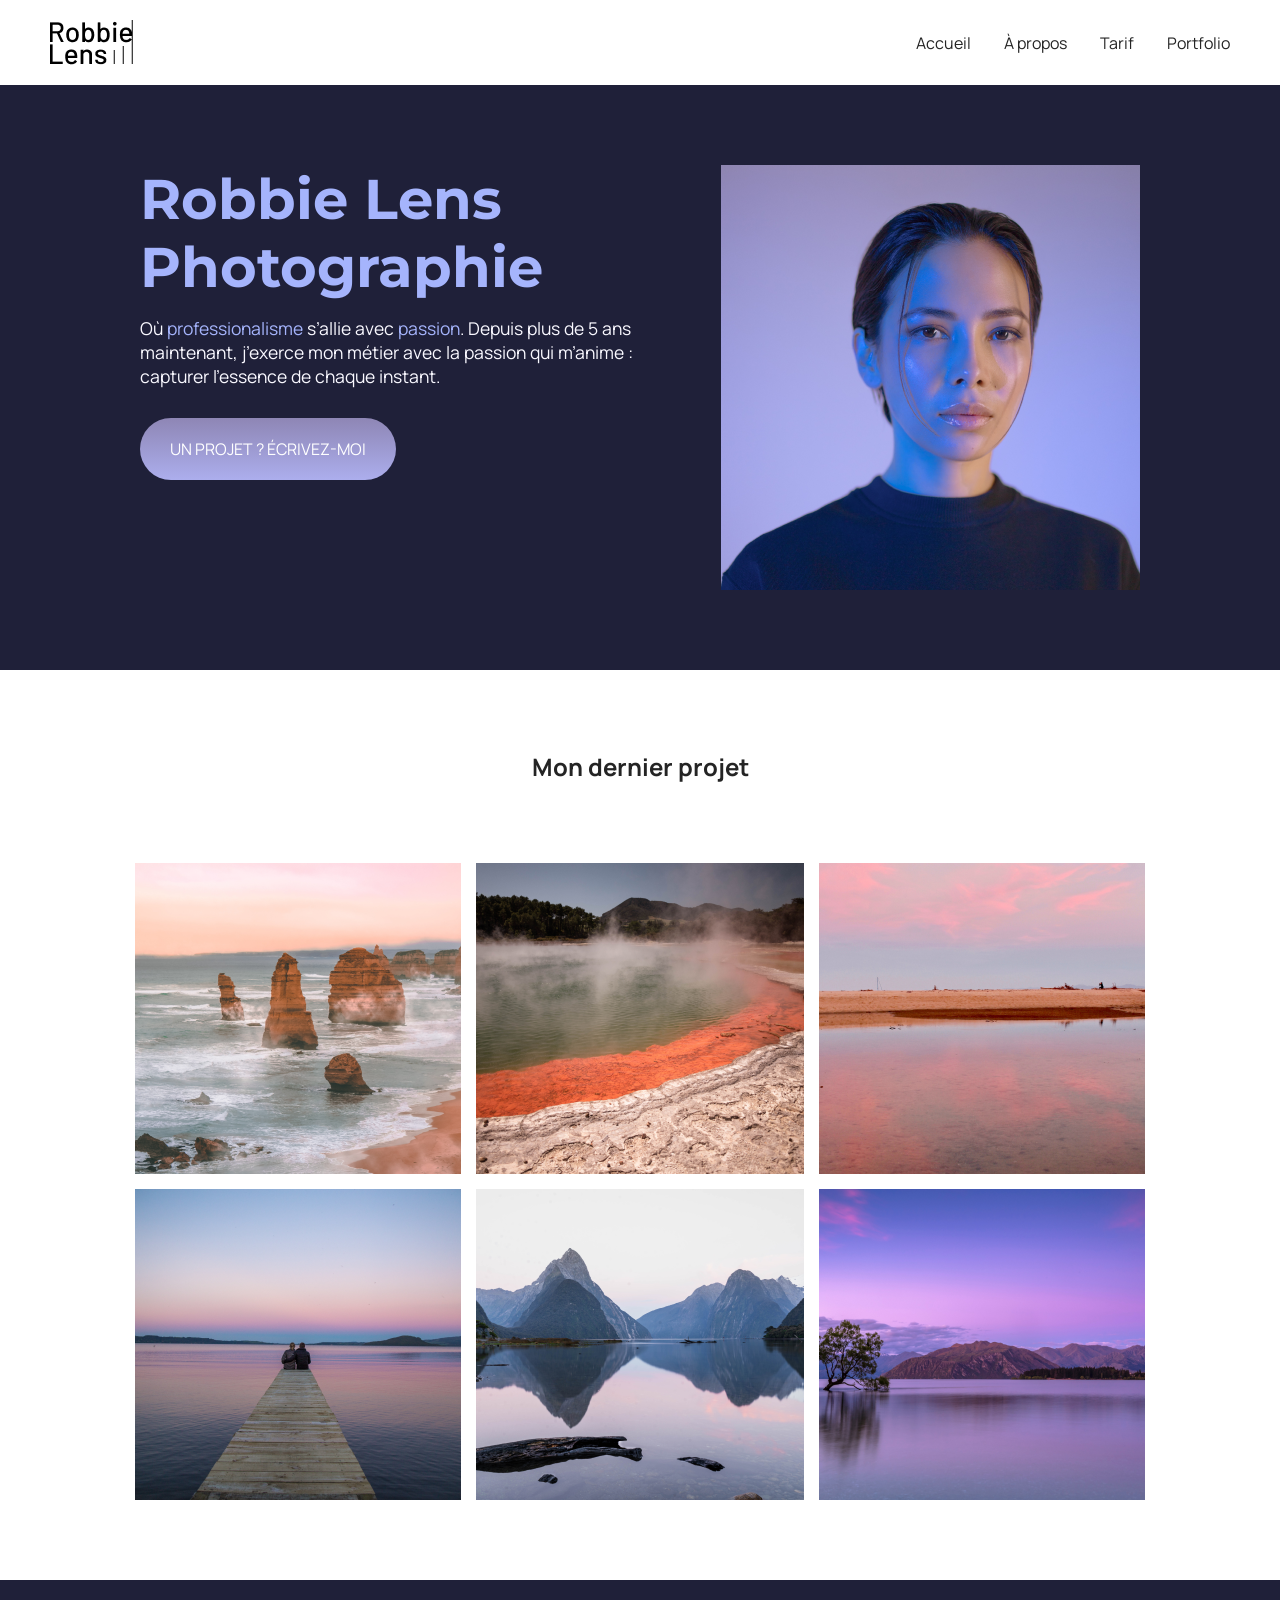
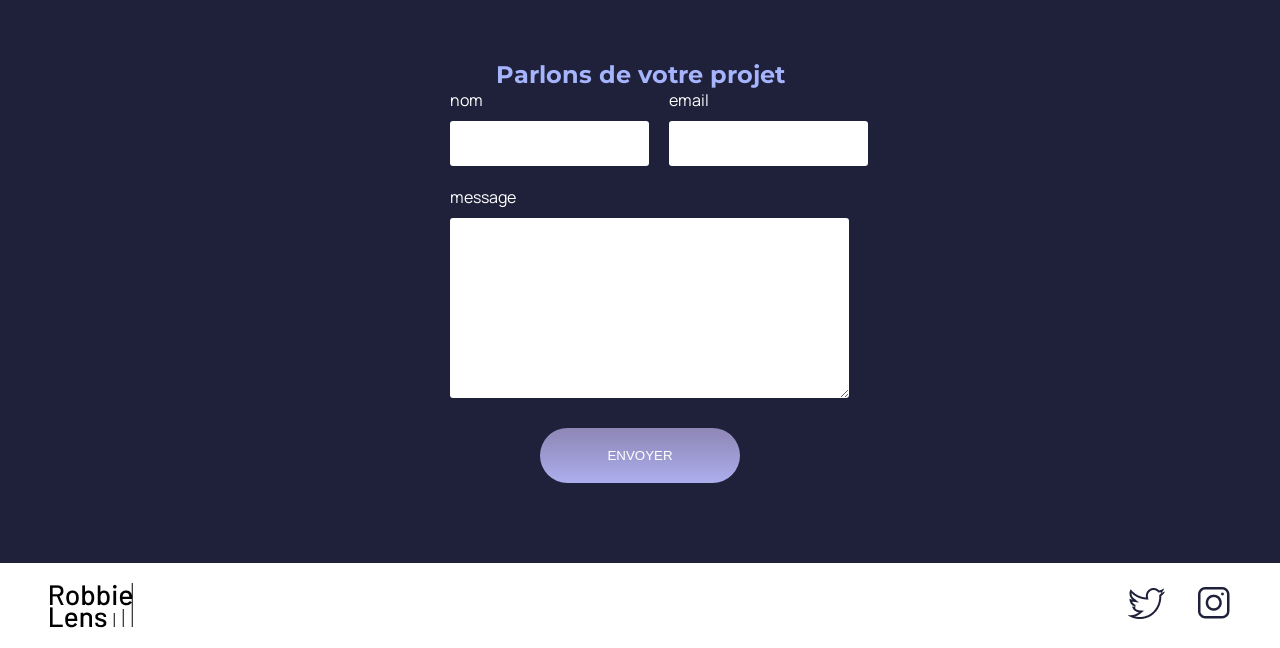
<file: index.html>
<!DOCTYPE html>
<html lang="fr">

<head>
    <meta charset="utf-8">
    <title>Accueil - Robbie Lens Photographie</title>
    <link href="style.css" rel="stylesheet">
    <link rel="preconnect" href="https://fonts.googleapis.com">
    <link rel="preconnect" href="https://fonts.gstatic.com" crossorigin>
    <link href="https://fonts.googleapis.com/css2?family=Manrope&family=Montserrat&display=swap" rel="stylesheet">
</head>

<body>
    <header>
        <nav>
            <img src="logo.png" alt="Logo Robbie Lens">
            <div>
                <a href="index.html">Accueil</a>
                <a href="page2.html">À propos</a>
                <a href="page3.html">Tarif</a>
                <a href="page4.html">Portfolio</a>
            </div>
        </nav>
    </header>
    <main>
        <section class="accueil-introduction">
            <div>
                <h1>Robbie Lens Photographie</h1>
                <p>
                    Où <em>professionalisme</em> s’allie avec <em>passion</em>. Depuis
                    plus de 5 ans maintenant, j’exerce mon métier avec la passion
                    qui m’anime : capturer l’essence de chaque instant.
                </p>
                <a href="page4.html" class="cta">UN PROJET ? ÉCRIVEZ-MOI</a>
            </div>
            <img src="robbie-lens.png" alt="photographe Robbie Lens">
        </section>
        <section class="photos-accueil">
            <h2>Mon dernier projet</h2>
            <div class="project">
                <div class="accueil-photos">
                    <img src="element-1 (1).png" alt="Twelve apostles - Australie">
                    <img src="element-2 (1).png" alt="Wai-O-Tapu - Nouvelle-Zélande">
                    <img src="element-3 (1).png" alt="Parc National d’Abel Tasman - Nouvelle-Zélande">
                </div>
                <div class="accueil-photos">
                    <img src="element-4 (1).png" alt="Lac Rotorua - Nouvelle-Zélande">
                    <img src="element-5 (1).png" alt="Milford Sound - Nouvelle-Zélande">
                    <img src="element-6 (1).png" alt="Lac Wanaka - Nouvelle-Zélande">
                </div>
            </div>
        </section>
    </main>
    <section id="contact" class="section-contact">
        <h3>Parlons de votre projet</h3>
        <form method="get" action="#">
            <div class="form-nom-email">
                <div class="form-column">
                    <label for="nom">nom</label>
                    <input type="text" name="nom" id="nom">
                </div>
                <div class="form-column">
                    <label for="email">email</label>
                    <input type="email" name="email" id="email">
                </div>
            </div>
            <label for="message">message</label>
                <textarea name="message" id="message" rows="10"></textarea>
                <input type="submit" value="ENVOYER" class="cta">
        </form>
    </section>
    <footer>
        <img src="logo.png" alt="Logo Robbie Lens">
        <div>
            <a target="_blank" href="https://twitter.com/" class="lien-icone">
                <img src="twitter.png" alt="Logo Twitter">
            </a>
            <a target="_blank" href="https://www.instagram.com/" class="lien-icone">
                <img src="instagram.png" alt="Logo Instagram">
            </a>
        </div>
    </footer>
</body>
</file>
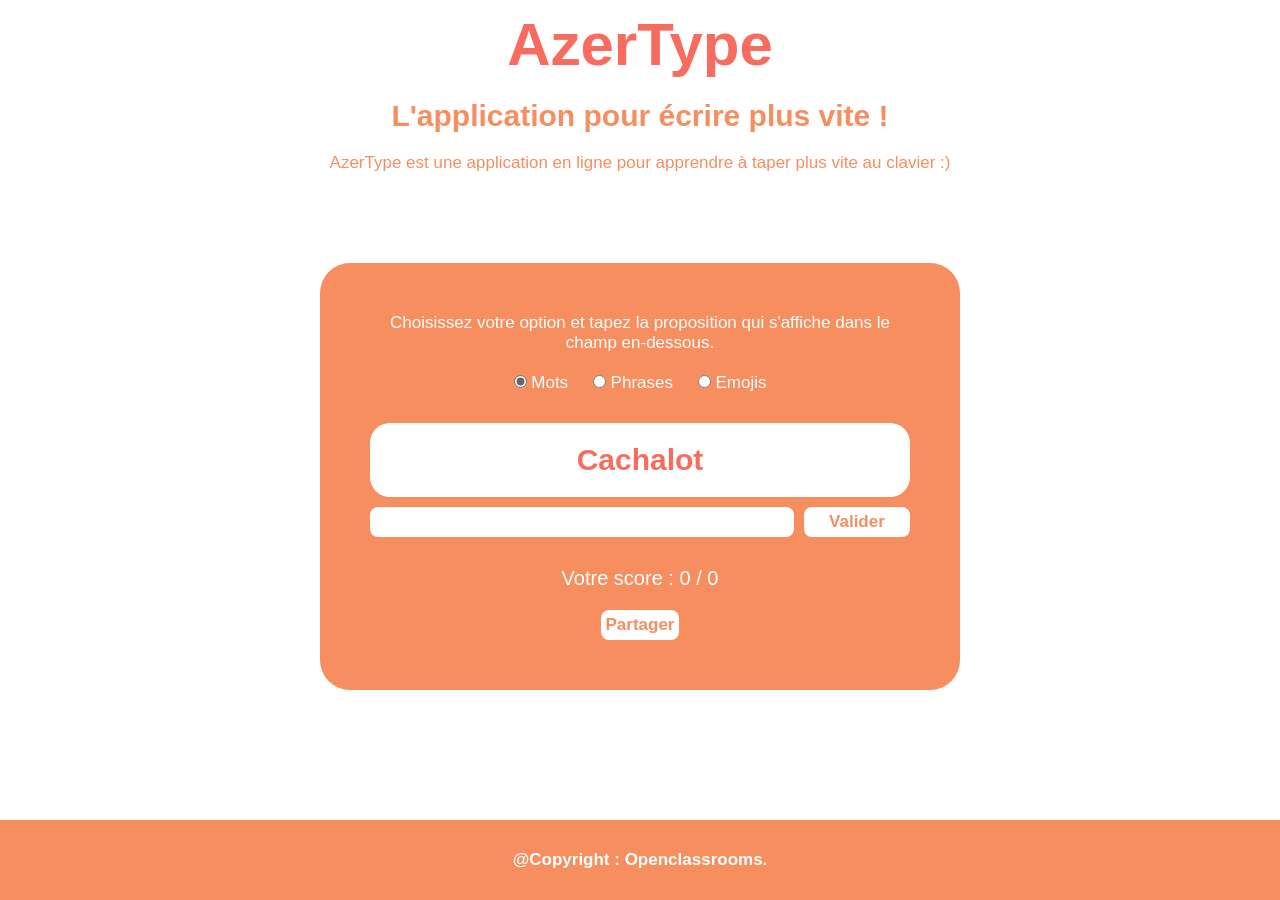
<file: index2.html>
<!DOCTYPE html>    
<html lang="fr">
<head>
    <meta charset="UTF-8">
    <meta http-equiv="X-UA-Compatible" content="IE=edge">
    <meta name="viewport" content="width=device-width, initial-scale=1.0">
    <title>Document</title>
    <!-- Inclusion du fichier css pour le style du jeu -->
    <link rel="stylesheet" href="2style.css">
</head>
<body>
    <!-- HEADER -->
    <header>
        <h1>AzerType</h1>
        <h2>L'application pour écrire plus vite !</h2>
        <h3>AzerType est une application en ligne pour apprendre à taper plus vite au clavier :)</h3>
    </header>

    <!-- MAIN -->
    <main>
        <div class="zoneOptions">
            <p>Choisissez votre option et tapez la proposition qui s'affiche dans le champ en-dessous.</p>
            <div class="optionSource">
                <input type="radio" name="optionSource" id="mots" value="1" checked>
                <label for="mots">Mots</label>
                <input type="radio" name="optionSource" id="phrases" value="2">
                <label for="phrases">Phrases</label>
                <input type="radio" name="optionSource" id="phrases" value="3">
                <label for="phrases">Emojis</label>
            </div>
        </div>

        <div class="zoneProposition">
            Azerty
        </div>

        <div class="zoneSaisie">
            <input type="text" id="inputEcriture" name="inputEcriture">
            <button id="btnValiderMot">Valider</button>
        </div>

        <div class="zoneScore">
            Votre score : <span>0</span>
        </div>

        <div class="zonePartage">
            <button>Partager</button>
        </div>
        
    </main>

    <!-- FOOTER -->
    <footer>
        @Copyright : Openclassrooms. 
    </footer>

    <!-- Popup de partage -->
    <div class="popupBackground">
        <div class="popup">
            <div>Partagez votre score</div>
            <form novalidate>
                <label for="nom">Votre nom</label>
                <input type="text" id="nom" name="nom" placeholder="Votre nom">
                <label for="email">Avec qui voulez-vous partager votre score ?</label>
                <input type="email" id="email" name="email" placeholder="nom@domaine.com">
                <button id="btnEnvoyerMail">Envoyer</button>
            </form>
        </div>
    </div>

    <!-- Inclusion des 3 scripts nécessaires pour faire fonctionner le jeu -->
    <!-- Attention, l'ordre des fichiers js est important.  -->
    <script src="script.js/config.js" defer></script>
    <script src="script.js/popup.js" defer></script>
    <script src="script.js/javascript.js" defer></script>
    <script src="script.js/main.js" defer></script>
</body>
</html>
</file>
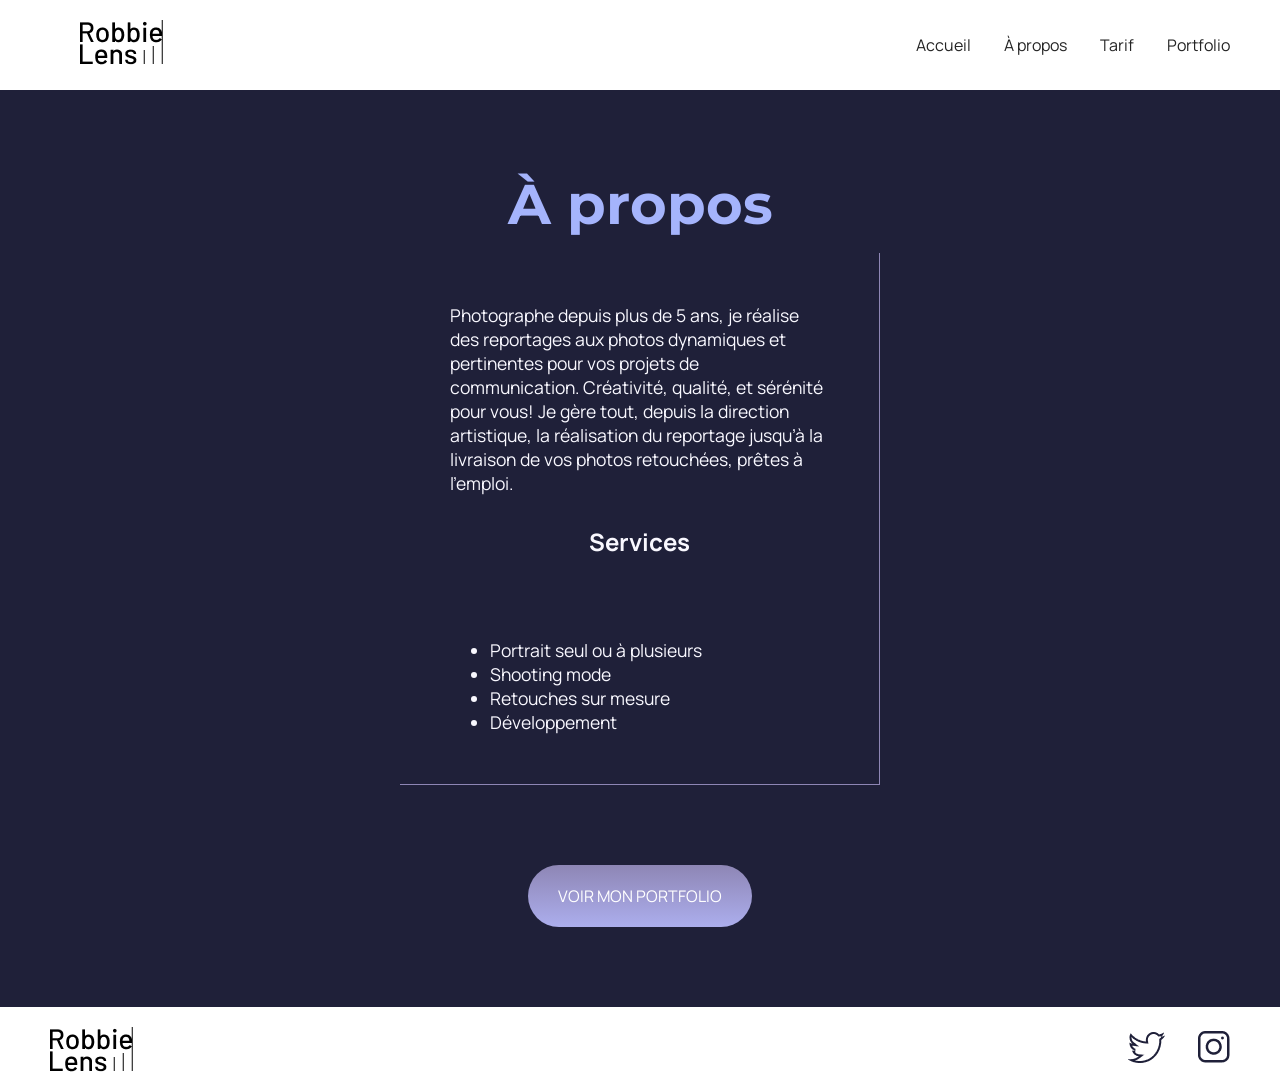
<file: page2.html>
<!DOCTYPE html>
<html lang="fr">

<head>
    <meta charset="utf-8">
    <title>À propos - Robbie Lens Photographie</title>
    <link href="style.css" rel="stylesheet">
    <link rel="preconnect" href="https://fonts.googleapis.com">
    <link rel="preconnect" href="https://fonts.gstatic.com" crossorigin>
    <link href="https://fonts.googleapis.com/css2?family=Manrope&family=Montserrat&display=swap" rel="stylesheet">
</head>

<body>
    <header>
        <nav>
            <a href="index.html" class="lien-icone">
                <img src="logo.png" alt="Logo Robbie Lens">
            </a>
            <div>
                <a href="index.html">Accueil</a>
                <a href="page2.html">À propos</a>
                <a href="page3.html">Tarif</a>
                <a href="page4.html">Portfolio</a>
            </div>
        </nav>
    </header>
    <main class="a-propos-main">
        <section >
            <h1 class=titre-A-propos>À propos</h1>
            <div class="carre-contenu">
                <p>
                    Photographe depuis plus de 5 ans, je réalise des reportages aux photos dynamiques et pertinentes
                    pour vos projets de communication. Créativité, qualité, et sérénité pour vous! Je gère tout, depuis la
                    direction artistique, la réalisation du reportage jusqu’à la livraison de vos photos retouchées, prêtes à
                    l’emploi.
                </p>
                <h2>Services</h2>
                <ul>
                    <li>Portrait seul ou à plusieurs</li>
                    <li>Shooting mode</li>
                    <li>Retouches sur mesure</li>
                    <li>Développement</li>
                </ul>
            </div>
            <div><a href="page4.html" class="cta">VOIR MON PORTFOLIO</a></div>
        </section>
    </main>
    <footer>
        <img src="logo.png" alt="Logo Robbie Lens">
        <div>
            <a target="_blank" href="https://twitter.com/" class="lien-icone">
                <img src="twitter.png" alt="Logo Twitter">
            </a>
            <a target="_blank" href="https://www.instagram.com/" class="lien-icone">
                <img src="instagram.png" alt="Logo Instagram">
            </a>
        </div>
    </footer>
</body>

</html>
</file>
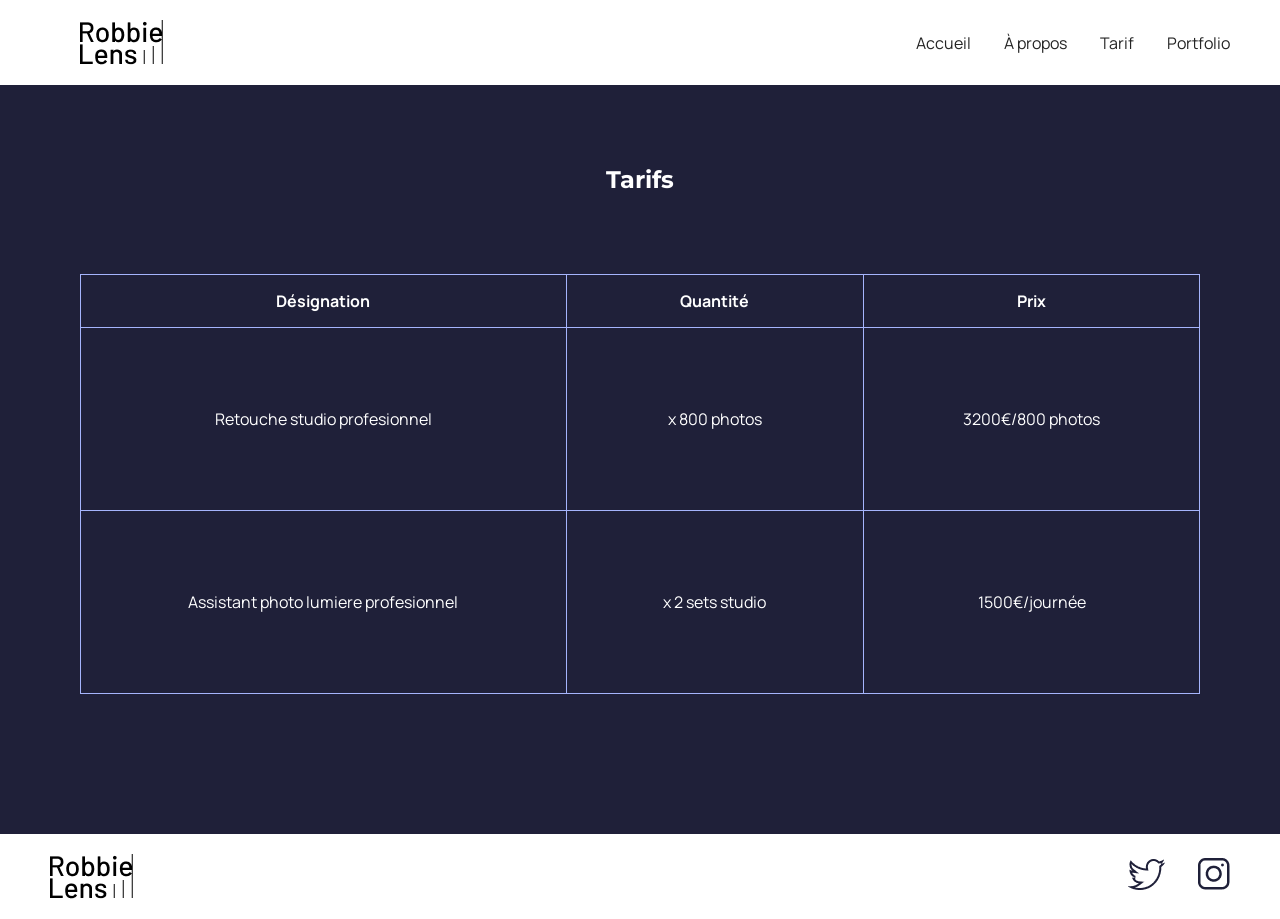
<file: page3.html>
<html lang=fr>

<head>

</head>
    <meta charset="utf-8">
    <title>Tarif Robbie Lens</title>
    <link href="style.css" rel="stylesheet">
    <link rel="preconnect" href="https://fonts.googleapis.com">
    <link rel="preconnect" href="https://fonts.gstatic.com" crossorigin="">
    <link href="https://fonts.googleapis.com/css2?family=Montserrat:ital,wght@0,100..900;1,100..900&amp;display=swap"
        rel="stylesheet">
    <link rel="preconnect" href="https://fonts.googleapis.com">
    <link rel="preconnect" href="https://fonts.gstatic.com" crossorigin="">
    <link
        href="https://fonts.googleapis.com/css2?family=Manrope:wght@200..800&amp;family=Montserrat:ital,wght@0,100..900;1,100..900&amp;display=swap"
        rel="stylesheet">
    <link href="https://fonts.googleapis.com/css2?family=Roboto:ital,wght@1,700&amp;display=swap" rel="stylesheet">

<body>



    <header>
        <nav>
            <a href="index.html" class="lien-icone">
                <img src="logo.png" alt="Logo Robbie Lens">
            </a>
            <div>
                <a href="index.html">Accueil</a>
                <a href="page2.html">À propos</a>
                <a href="page3.html">Tarif</a>
                <a href="page4.html">Portfolio</a>
            </div>
        </nav>
    </header>
    <main>
        <section>
            <h1 class=tarif>Tarifs</h1>
                <table>
                    <thead>
                        <th>Désignation</th>
                        <th>Quantité</th>
                        <th>Prix</th>
                    </thead>
                    <tbody>
                        <td>Retouche studio profesionnel</td>
                        <td>x 800 photos</td>
                        <td>3200€/800 photos</td>
                    </tbody>
                    <tfoot>
                        <td>Assistant photo lumiere profesionnel</td>
                        <td>x 2 sets studio</td>
                        <td>1500€/journée</td>
                    </tfoot>
                </table>
        </section>
    </main>
    <!-- <section></section> -->
    <footer class="bottom-sreen">
        <img src="logo.png" alt="Logo Robbie Lens">
            <div>
                <a target="_blank" href="https://twitter.com/" class="lien-icone">
                    <img src="twitter.png" alt="Logo Twitter">
                </a>
                <a target="_blank" href="https://www.instagram.com/" class="lien-icone">
                    <img src="instagram.png" alt="Logo Instagram">
                </a>
            </div>
    </footer>
</body>


    
</html>
</file>
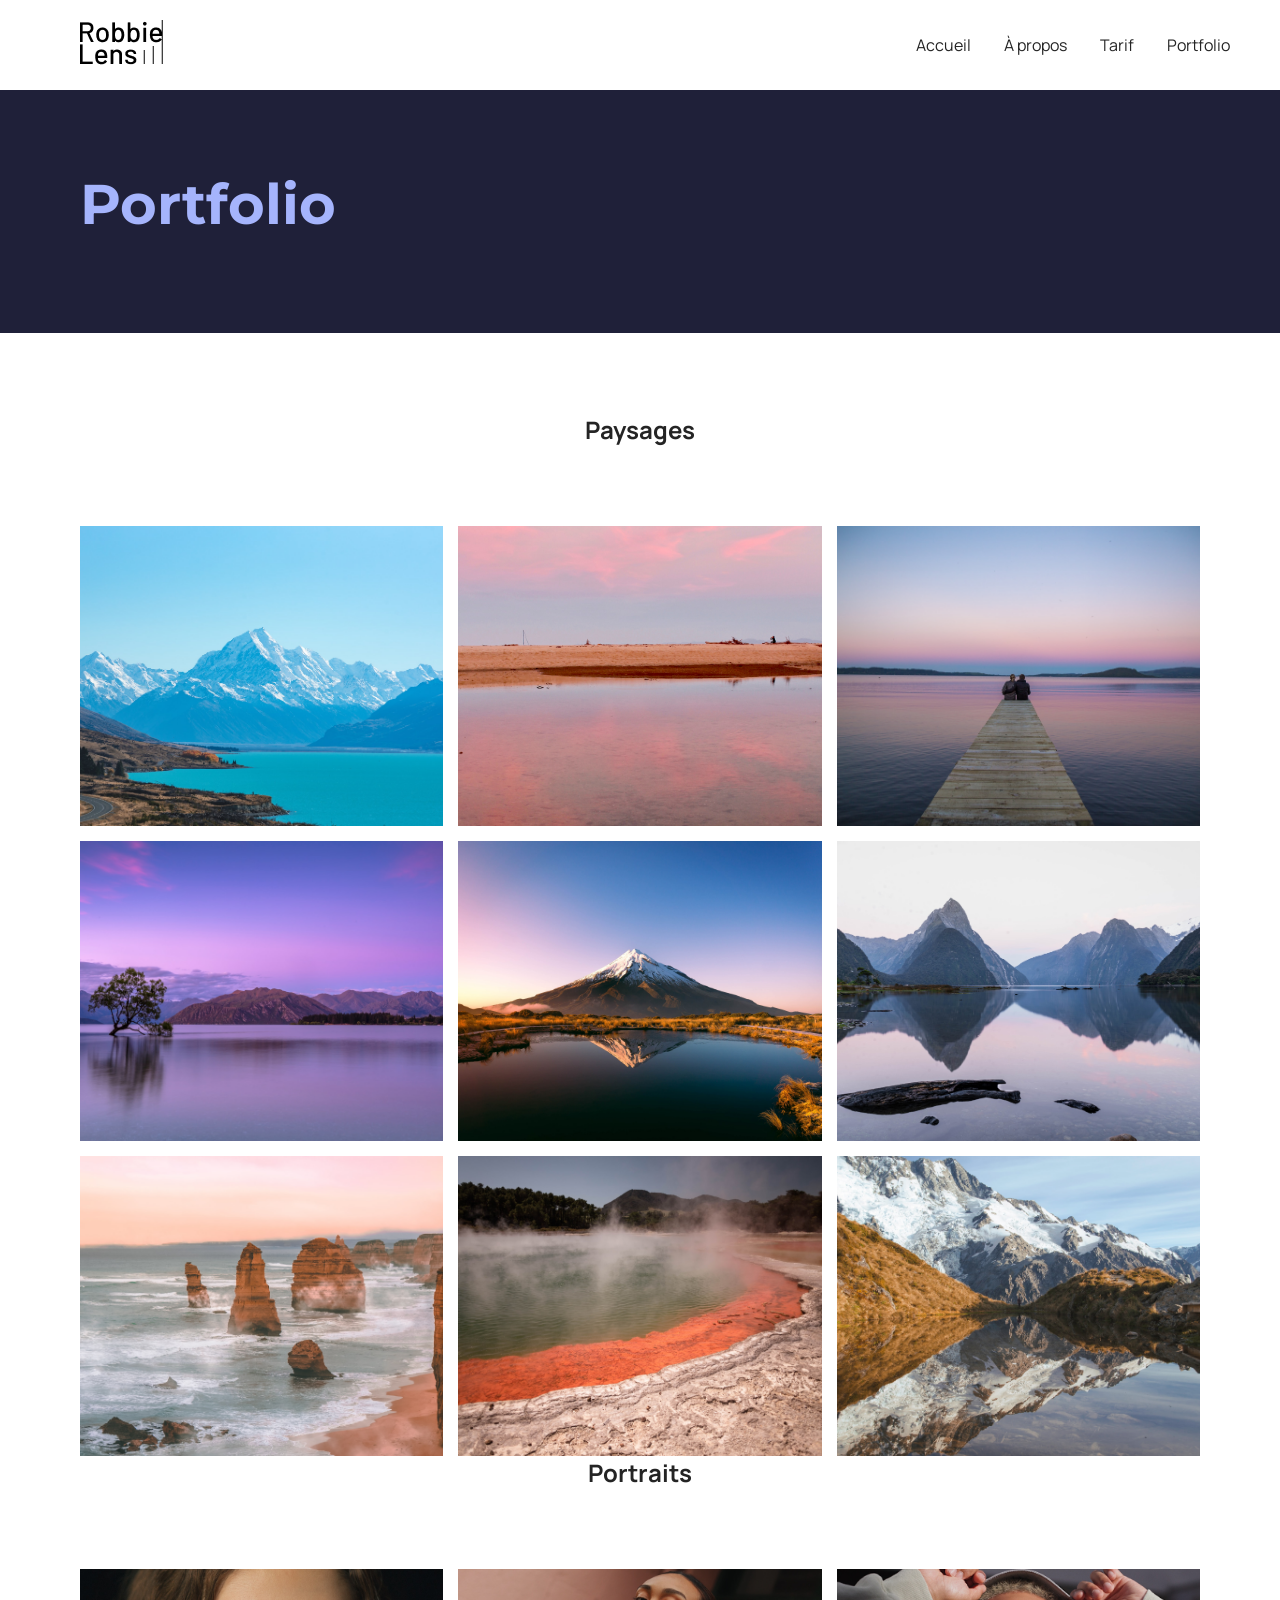
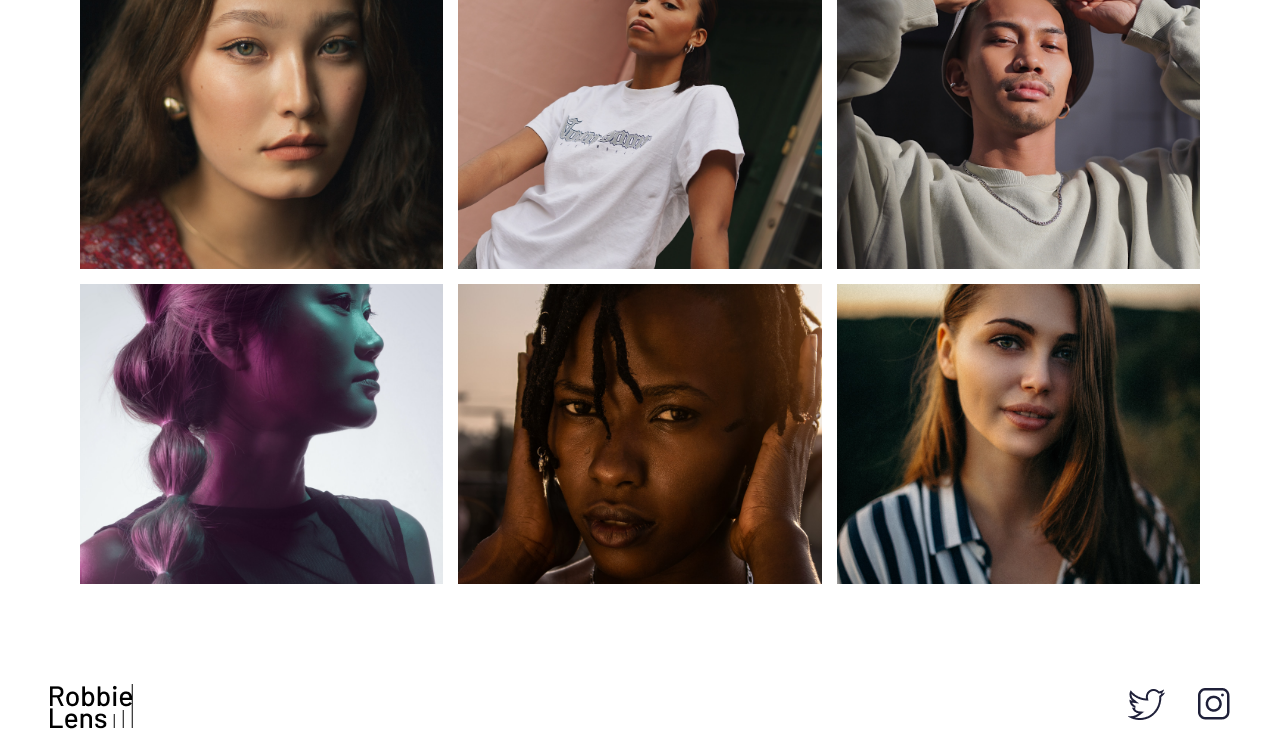
<file: page4.html>
<!DOCTYPE html>
<html lang="fr">

<head>
    <meta charset="utf-8">
    <title>Portfolio - Robbie Lens Photographie</title>
    <link href="style.css" rel="stylesheet">
    <link rel="preconnect" href="https://fonts.googleapis.com">
    <link rel="preconnect" href="https://fonts.gstatic.com" crossorigin>
    <link href="https://fonts.googleapis.com/css2?family=Manrope&family=Montserrat&display=swap" rel="stylesheet">
</head>

<body>
    <header>
        <nav>
            <a href="index.html" class="lien-icone">
                <img src="logo.png" alt="Logo Robbie Lens">
            </a>
            <div>
                <a href="index.html">Accueil</a>
                <a href="page2.html">À propos</a>
                <a href="page3.html">Tarif</a>
                <a href="page4.html">Portfolio</a>
            </div>
        </nav>
    </header>
    <main>
        <section>
            <h1>Portfolio</h1>
        </section>
        <section class="portfolio-section-photos">
            <h2>Paysages</h2>
            <div class="grid-paysages">
                <a href="paysage1.jpg" class=lien-conteneur-photo>
                <img src="paysage1.jpg" alt="Mont Aoraki - Nouvelle-Zélande">
                <div class="photo-hover">Voir la photo</div>
                </a>
                <a href="paysage2.jpg" class=lien-conteneur-photo>
                <img src="paysage2.jpg" alt="Parc National d’Abel Tasman - Nouvelle-Zélande">
                <div class="photo-hover">Voir la photo</div>
                </a>
                <a href="paysage3.jpg" class=lien-conteneur-photo>
                <img src="paysage3.jpg" alt="Lac Rotorua - Nouvelle-Zélande">
                <div class="photo-hover">Voir la photo</div>
                </a>
                <a href="paysage4.jpg" class=lien-conteneur-photo>
                <img src="paysage4.jpg" alt="Lac Wanaka - Nouvelle-Zélande">
                <div class="photo-hover">Voir la photo</div>
                </a>
                <a href="paysage5.jpg" class=lien-conteneur-photo>
                <img src="paysage5.jpg" alt="Mont Taranaki - Nouvelle-Zélande">
                <div class="photo-hover">Voir la photo</div>
                </a>
                <a href="paysage6.jpg" class=lien-conteneur-photo>
                <img src="paysage6.jpg" alt="Milford Sound - Nouvelle-Zélande">
                <div class="photo-hover">Voir la photo</div>
                </a>
                <a href="paysage7 (1).jpg" class=lien-conteneur-photo>
                <img src="paysage7 (1).jpg" alt="Twelve Apostle - Australie">
                <div class="photo-hover">Voir la photo</div>
                </a>
                <a href="paysage8 (1).jpg" class=lien-conteneur-photo>
                <img src="paysage8 (1).jpg" alt="Wai-O-Tapu - Nouvelle-Zélande">
                <div class="photo-hover">Voir la photo</div>
                </a>
                <a href="paysage9 (1).jpg" class=lien-conteneur-photo>
                <img src="paysage9 (1).jpg" alt="Mont Cook - Nouvelle Zélande">
                <div class="photo-hover">Voir la photo</div>
                </a>
            </div>
            <h2>Portraits</h2>
            <div class="grid-portraits">
                <a href="portrait1.jpg" class=lien-conteneur-photo>
                    <img src="portrait1.jpg" alt="Portrait jeune femme 1">
                    <div class="photo-hover">Voir la photo</div>
                    </a>
                <a href="portrait2.jpg" class=lien-conteneur-photo>
                <img src="portrait2.jpg" alt="Portrait jeune femme 2">
                <div class="photo-hover">Voir la photo</div>
                </a>
                <a href="portrait3.jpg" class=lien-conteneur-photo>
                <img src="portrait3.jpg" alt="Portrait jeune homme 3">
                <div class="photo-hover">Voir la photo</div>
                </a>
                <a href="portrait4.jpg" class=lien-conteneur-photo>
                <img src="portrait4.jpg" alt="Portrait jeune femme 4">
                <div class="photo-hover">Voir la photo</div>
                </a>
                <a href="portrait5.jpg" class=lien-conteneur-photo>
                <img src="portrait5.jpg" alt="Portrait jeune femme 5">
                <div class="photo-hover">Voir la photo</div>
                </a>
                <a href="portrait6.jpg" class=lien-conteneur-photo>
                <img src="portrait6.jpg" alt="Portrait jeune femme 6">
                <div class="photo-hover">Voir la photo</div>
                </a>
            </div>
        </section>
    </main>
    <footer>
        <img src="logo.png" alt="Logo Robbie Lens">
        <div>
            <a target="_blank" href="https://twitter.com/" class="lien-icone">
                <img src="twitter.png" alt="Logo Twitter">
            </a>
            <a target="_blank" href="https://www.instagram.com/" class="lien-icone">
                <img src="instagram.png" alt="Logo Instagram">
            </a>
        </div>
    </footer>
</body>

</html>
</file>
<file: style.css>
* {
  margin: 0;
}

body {
  font-family: 'Manrope', sans-serif;
  font-size: 1em;
  background-color: #1f2039;
  height: auto;
  position: relative;
}

a {
  color: #242424;
  text-decoration: none;
}

em {
  color: #a5b4fc;
  font-style: normal;
}

h1 {
  margin-bottom: 15px;
  font-size: 3.5em;
  color: #a5b4fc;
  font-family: 'Montserrat', sans-serif;
}

h2 {
  color: #f9f8ff;
  margin-bottom: 80px;
}

h3{
  font-size: 1.5em;
  color: #a5b4fc;
  font-family: 'Montserrat', sans-serif;
}
.titre-A-propos{
  text-align: center;
}

h2,
h3{
  text-align: center;
}

p,
li {
  font-size: 1.1em;
  color: #f9f8ff;
}

header,
footer {
  background-color: white;
  padding: 20px 50px;
}

.bottom-sreen{
  position: relative;
  bottom: 0;
  top:60px;
}

.cta {
  background: linear-gradient(#8e86b5, #acaeed);
  color: white;
  border-radius: 50px;
  padding: 20px 30px;
  display: inline-block;

}

a:hover {
  text-decoration: underline;
}

.cta:hover {
  background: linear-gradient(#696484, #8788ba);
  text-decoration: none;
}

.lien-icone {
  margin-left: 30px;
}

.lien-icone:hover {
  opacity: 0.5;
}

.carre-contenu {
  border-right: 1px solid #8e86b5;
  border-bottom: 1px solid #8e86b5;
  padding: 50px;
  /* width: 50%; */
  margin: auto;
  margin-bottom: 80px;
}

.carre-contenu h2 {
  margin-top: 30px;
}

.carre-contenu ul {
  margin-top: 30px;
}

/* .carre-contenu p {
width: 120%;
} */

.carre-contenu + div {
  text-align: center;
}

/* .carre-contenu,
div{
  text-align: center;
} */

.a-propos-main{
  margin: auto;
}

section {
  padding: 80px;
}

.a-propos-main {
  width: 50%;
  display: flex;
  margin: auto;
}

footer,
nav {
  display: flex;
  flex-direction: row;
  align-items: center;
  justify-content: space-between;
}

nav a {
  margin-left: 30px;
}


.accueil-photos {
  display: flex;
  flex-direction: row;
  gap: 15px;
  justify-content: center;
  object-fit: cover;
}

.accueil-introduction {
  display: flex;
  flex-direction: row;
  max-width: 1000px;
  align-items: flex-start;
  margin: auto;
}

.accueil-introduction div{
  padding-right: 80px;
}

.accueil-introduction p{
  margin-bottom: 30px;
}

.portfolio-section-photos {
  background-color: white;
}

.lien-conteneur-photo{
  position: relative;
}

.photo-hover {
  position: absolute;
  top: 0;
  left: 0;
  right: 0;
  bottom: 0;
  display: flex;
  align-items: center;
  justify-content: center;
  font-size: 1.5em;
  color: white;
  background-color: rgba(0, 0, 0, 0.7);
  display: none;
}

.lien-conteneur-photo:hover .photo-hover {
  display: flex;
}

.portfolio-section-photos h2 {
  color: #242424;
  margin-bottom: 80px;
}

.grid-paysages {
  display: grid;
  grid-template-columns: 1fr 1fr 1fr;
  grid-template-rows: 300px 300px 300px;
  gap: 15px;
}

.grid-portraits {
  display: grid;
  grid-template-columns: 1fr 1fr 1fr;
  grid-template-rows: 300px 300px;
  gap: 15px;
}

.grid-paysages img,
.grid-portraits img {
  width: 100%;
  height: 100%;
  object-fit: cover;
}


.photos-accueil{
  background-color: white;
}

.project {
  display: flex;
  gap: 15px;
  flex-flow: column nowrap;
  justify-content: flex-start;
  align-items: center;
}

.photos-accueil h2{
  color: #242424;
  margin-bottom: 80px;
}

.accueil-photos { 
  grid-template-columns: 1fr 1fr 1fr;
  grid-template-rows: 300px;
}

table {
  color: white;
  text-align: center;
  width: 100%;
  border-collapse: collapse;
}

thead {
  border: 1px solid #8e86b5;
  font-weight: bold;
}

th,
td {
  padding: 15px;
  border: 1px solid #a5b4fc;
}

td{
  padding: 80px;

}

tbody {
  border: 1px solid #a5b4fc;
  padding: 80px;
}

tfoot {
  border: 1px solid #a5b4fc;
}

form {
  display: flex;
  align-items: flex-start;
  flex-direction: column;
  margin-left: 370px;
  margin-right: 370px;
  max-width: 1000px;
  color:white;
}
.form-nom-email {
  display: flex;
  flex-direction: row;
  gap: 20px;
  width: 100%;
}

.form-column {
  flex: 1;
  display: flex;
  flex-direction: column;
  margin-bottom: 20px;
}

input,
textarea {
  padding: 15px;
  border-radius: 3px;
  border: none;
  /* width: 100%; */
}
textarea{
  width: 97%;
}
label {
  margin-bottom: 10px;
}

input[type='submit'] {
  width: 200px;
  margin: auto;
  margin-top: 30px;
}

.tarif{
  text-align: center;
  color: white;
  font-size: 1.5em;
  margin-bottom: 80px;
}

@media screen and (max-width: 996px) {
  .accueil-introduction {
    flex-direction: column;
    align-items: center;
    justify-content: center;
  }
}

@media screen and (max-width: 996px) {
  .bottom-sreen {
    display: none;
  }
}
</file>
<file: 2style.css>
/**
 * Reset
 */
 * {
    margin: 0;
    padding: 0;
    box-sizing: border-box;
}

/**
 * Eléments génériques
 */

body {
    --color-primary: #f76c5e;
    --color-secondary: #f68e5f;
    --color-tertiary: #ffeee6;    
}

/* Mise en forme des titres */
h1 {
    margin: 10px;
    font-size: 60px;
    font-weight: 900;
    color: var(--color-primary);
}

h2 {
    margin: 10px;
    font-size: 30px;
    font-weight: 600;
    color: var(--color-secondary);
}

h3 {
    margin: 10px;
    font-size: 17px;
    font-weight: 500;
    color: var(--color-secondary);
}

/* Mise en forme des formulaires */
input[type='radio'] {
    filter: grayscale(1); /* Grayscale passe le bouton en niveau de gris */
}


input[type='text'],
input[type='email'] {
    width: 100%;
    margin-right: 10px;
    padding: 5px;
    border: none;
    border-radius: 8px;
    font-size: 17px;
    font-weight: 600;
    font-size: 17px;
    color: var(--color-primary);
}

input[type='text']::placeholder,
input[type='email']::placeholder {
    color: var(--color-secondary);
    opacity: 50%;
}

button {
    padding: 5px;
    border: none;
    border-radius: 8px;
    font-family: 'Roboto', sans-serif;
    font-weight: 600;
    font-size: 17px;
    color: var(--color-secondary);
    background-color: white;
}

button:hover {
    color: var(--color-primary);
    background-color: var(--color-tertiary);
    cursor: pointer;
}

button:focus {
    background-color: var(--color-tertiary);
    border: 3px solid var(--color-primary);
    padding: 2px;
    
}

/**
 * Eléments principaux
 */
body {
    display: flex;
    flex-direction: column;
    justify-content: space-between;
    align-items: center;
    min-height: 100vh;
    font-family: 'Roboto', sans-serif; 
}

header {
    display: flex;
    flex-direction: column;
    align-items: center;
}

main {
    display: flex;
    flex-direction: column;
    justify-content: space-between;
    align-items: center;
    width: 50%;
    min-width: 200px;
    margin-bottom: 50px;
    padding: 50px;
    text-align: center;
    color: white;
    font-size: 17px;
    font-weight: 500;
    border-radius: 30px;
    background-color: var(--color-secondary);
}

footer {
    position: sticky;
    bottom: 0;
    display: flex;
    justify-content: center;
    width: 100%;
    padding: 30px;
    font-weight: 600;
    font-size: 17px;
    color: white;
    background-color: var(--color-secondary);
}

/**
 * Mise en forme des éléments de la zone principale
 */

/* Zone d'options */
.optionSource {
    margin: 20px;
}

.optionSource input[type='radio']:not(:first-child) {
    margin-left: 20px;
}

/* Zone ou sera affiché le texte (mot ou phrase) à afficher */
.zoneProposition {
    display: flex;
    align-items: center;
    justify-content: center;
    width: 100%;
    margin: 10px 0 10px 0;
    padding: 20px;
    border-radius: 20px;
    background-color: white;
    font-size: 30px;
    font-weight: 600;
    color: var(--color-primary);
}

/* Zone de saisie */
.zoneSaisie {
    display: flex;
    justify-content: space-between;
    width: 100%;
    margin-bottom: 30px;
}

/* Eléments du formulaire de saisie */
.zoneSaisie input[type='text'] {
    width: 80%;
}

.zoneSaisie button {
    width: 20%;
}

.zoneScore {
    font-size: 20px;
}

.zonePartage {
    padding-top: 20px;
}

/**
  * Gestion des popups
  */

.popupBackground {
    display: none;
    position: fixed;
    height: 100vh;
    width: 100vw;
    background-color: rgba(255, 255, 255, 0.5);
}

.popup {
    position: absolute;
    top: 50%;
    left: 50%;
    transform: translate(-50%, -50%);
    flex-wrap: wrap;
    justify-content: center;
    align-items: center;
    width: 300px;
    padding: 20px;
    text-align: center;
    color: white;
    font-size: 17px;
    font-weight: 500;
    background-color: #f76c5e;
    border-radius: 30px;
    z-index: 1;
}



.active {
    display: flex !important;
}

.popup p {
    width: 100%;
    margin-bottom: 20px;
}

.popup div {
    font-size: 25px;
    padding : 5px;
    padding-bottom: 15px;
}

/* Eléments de formulaire */
.popup input {
    margin-bottom: 10px;
}

.popup button {
    margin: 5px;
}

/** 
 * Responsive
 */


 /* En dessous de 1200 px */
@media screen and (max-width: 1200px) {
    main {
        width: 60%;
        padding: 30px;
    }
}


/* En dessous de 800 px */
@media screen and (max-width: 800px) {
    main {
        width: 90%;
        padding: 10px;
    }
}
</file>
